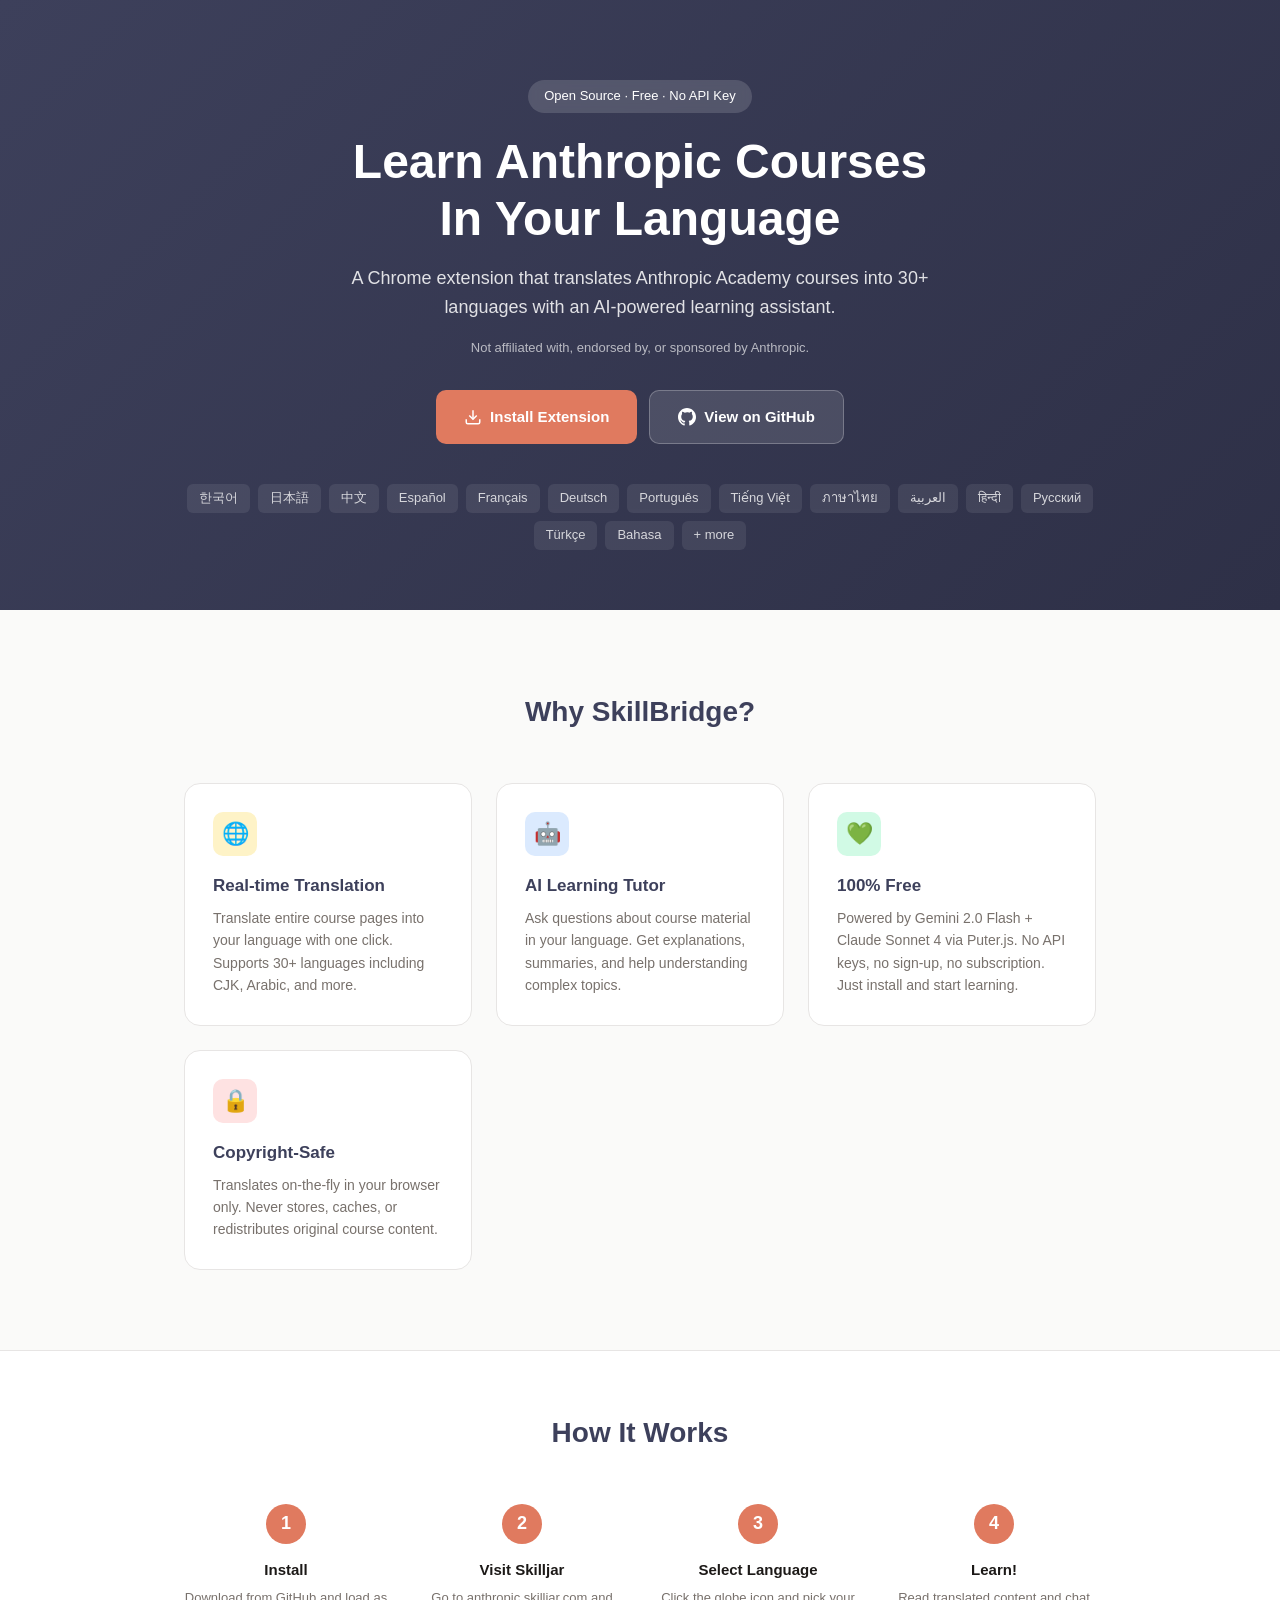
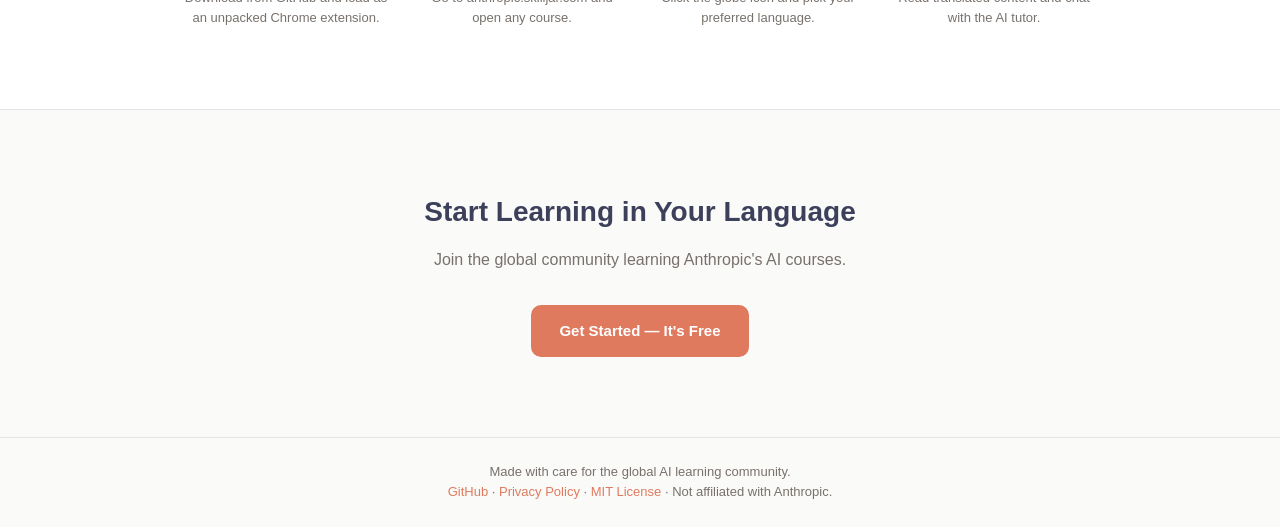
<file: docs/index.html>
<!DOCTYPE html>
<html lang="en">
<head>
  <meta charset="UTF-8">
  <meta name="viewport" content="width=device-width, initial-scale=1.0">
  <title>SkillBridge — Learn Anthropic Courses in Your Language</title>
  <meta name="description" content="Free Chrome extension to translate Anthropic Academy courses into 30+ languages with AI-powered tutoring. No API keys needed.">
  <meta property="og:title" content="SkillBridge for Anthropic Academy">
  <meta property="og:description" content="Learn Anthropic's free AI courses in your language. Powered by Gemini 2.0 Flash + Claude Sonnet 4.">
  <meta property="og:type" content="website">
  <style>
    * { margin: 0; padding: 0; box-sizing: border-box; }

    :root {
      --primary: #E07A5F;
      --accent: #3D405B;
      --success: #81B29A;
      --bg: #FAFAF9;
      --surface: #FFFFFF;
      --text: #1C1917;
      --text-sec: #78716C;
      --border: #E7E5E4;
    }

    body {
      font-family: -apple-system, BlinkMacSystemFont, 'Segoe UI', Roboto, 'Noto Sans KR', sans-serif;
      background: var(--bg);
      color: var(--text);
      line-height: 1.6;
    }

    .container { max-width: 960px; margin: 0 auto; padding: 0 24px; }

    /* Hero */
    .hero {
      text-align: center;
      padding: 80px 24px 60px;
      background: linear-gradient(135deg, var(--accent) 0%, #2E3047 100%);
      color: white;
    }

    .hero-badge {
      display: inline-block;
      background: rgba(255,255,255,0.15);
      padding: 6px 16px;
      border-radius: 20px;
      font-size: 13px;
      margin-bottom: 20px;
      backdrop-filter: blur(4px);
    }

    .hero h1 {
      font-size: clamp(32px, 5vw, 48px);
      font-weight: 700;
      margin-bottom: 16px;
      line-height: 1.2;
    }

    .hero p {
      font-size: 18px;
      opacity: 0.85;
      max-width: 600px;
      margin: 0 auto 32px;
    }

    .hero-actions { display: flex; gap: 12px; justify-content: center; flex-wrap: wrap; }

    .btn {
      display: inline-flex;
      align-items: center;
      gap: 8px;
      padding: 14px 28px;
      border-radius: 10px;
      font-size: 15px;
      font-weight: 600;
      text-decoration: none;
      transition: all 0.2s;
    }

    .btn-primary {
      background: var(--primary);
      color: white;
    }
    .btn-primary:hover { background: #C96A52; transform: translateY(-1px); }

    .btn-secondary {
      background: rgba(255,255,255,0.12);
      color: white;
      border: 1px solid rgba(255,255,255,0.25);
    }
    .btn-secondary:hover { background: rgba(255,255,255,0.2); }

    /* Languages */
    .languages {
      display: flex;
      flex-wrap: wrap;
      justify-content: center;
      gap: 8px;
      margin-top: 40px;
    }

    .lang-tag {
      padding: 4px 12px;
      background: rgba(255,255,255,0.1);
      border-radius: 6px;
      font-size: 13px;
      opacity: 0.8;
    }

    /* Features */
    .features {
      padding: 80px 0;
    }

    .features h2 {
      text-align: center;
      font-size: 28px;
      margin-bottom: 48px;
      color: var(--accent);
    }

    .feature-grid {
      display: grid;
      grid-template-columns: repeat(auto-fit, minmax(280px, 1fr));
      gap: 24px;
    }

    .feature-card {
      background: var(--surface);
      border: 1px solid var(--border);
      border-radius: 16px;
      padding: 28px;
      transition: transform 0.2s, box-shadow 0.2s;
    }

    .feature-card:hover {
      transform: translateY(-4px);
      box-shadow: 0 12px 32px rgba(0,0,0,0.08);
    }

    .feature-icon {
      width: 44px;
      height: 44px;
      border-radius: 10px;
      display: flex;
      align-items: center;
      justify-content: center;
      margin-bottom: 16px;
      font-size: 22px;
    }

    .feature-card h3 {
      font-size: 17px;
      margin-bottom: 8px;
      color: var(--accent);
    }

    .feature-card p {
      font-size: 14px;
      color: var(--text-sec);
      line-height: 1.6;
    }

    .icon-translate { background: #FEF3C7; }
    .icon-ai { background: #DBEAFE; }
    .icon-free { background: #D1FAE5; }
    .icon-privacy { background: #FEE2E2; }

    /* How it works */
    .how {
      padding: 60px 0 80px;
      background: var(--surface);
      border-top: 1px solid var(--border);
      border-bottom: 1px solid var(--border);
    }

    .how h2 {
      text-align: center;
      font-size: 28px;
      margin-bottom: 48px;
      color: var(--accent);
    }

    .steps {
      display: flex;
      gap: 32px;
      flex-wrap: wrap;
      justify-content: center;
    }

    .step {
      flex: 1;
      min-width: 200px;
      max-width: 260px;
      text-align: center;
    }

    .step-number {
      width: 40px;
      height: 40px;
      border-radius: 50%;
      background: var(--primary);
      color: white;
      font-weight: 700;
      font-size: 18px;
      display: flex;
      align-items: center;
      justify-content: center;
      margin: 0 auto 14px;
    }

    .step h3 { font-size: 15px; margin-bottom: 6px; }
    .step p { font-size: 13px; color: var(--text-sec); }

    /* CTA */
    .cta {
      text-align: center;
      padding: 80px 24px;
    }

    .cta h2 {
      font-size: 28px;
      margin-bottom: 12px;
      color: var(--accent);
    }

    .cta p {
      font-size: 16px;
      color: var(--text-sec);
      margin-bottom: 32px;
    }

    /* Footer */
    footer {
      text-align: center;
      padding: 24px;
      border-top: 1px solid var(--border);
      font-size: 13px;
      color: var(--text-sec);
    }

    footer a { color: var(--primary); text-decoration: none; }
    footer a:hover { text-decoration: underline; }

    @media (max-width: 640px) {
      .hero { padding: 48px 16px 40px; }
      .hero-actions { flex-direction: column; align-items: center; }
      .features, .cta { padding: 48px 0; }
    }
  </style>
</head>
<body>
  <section class="hero">
    <div class="container">
      <div class="hero-badge">Open Source &middot; Free &middot; No API Key</div>
      <h1>Learn Anthropic Courses<br>In Your Language</h1>
      <p>A Chrome extension that translates Anthropic Academy courses into 30+ languages with an AI-powered learning assistant.</p>
      <p style="font-size:13px;opacity:0.65;margin-top:-16px;">Not affiliated with, endorsed by, or sponsored by Anthropic.</p>
      <div class="hero-actions">
        <a href="https://github.com/heznpc/skillbridge" class="btn btn-primary">
          <svg width="18" height="18" viewBox="0 0 24 24" fill="none" stroke="currentColor" stroke-width="2"><path d="M21 15v4a2 2 0 0 1-2 2H5a2 2 0 0 1-2-2v-4"/><polyline points="7 10 12 15 17 10"/><line x1="12" y1="15" x2="12" y2="3"/></svg>
          Install Extension
        </a>
        <a href="https://github.com/heznpc/skillbridge" class="btn btn-secondary">
          <svg width="18" height="18" viewBox="0 0 24 24" fill="currentColor"><path d="M12 0C5.374 0 0 5.373 0 12c0 5.302 3.438 9.8 8.207 11.387.599.111.793-.261.793-.577v-2.234c-3.338.726-4.033-1.416-4.033-1.416-.546-1.387-1.333-1.756-1.333-1.756-1.089-.745.083-.729.083-.729 1.205.084 1.839 1.237 1.839 1.237 1.07 1.834 2.807 1.304 3.492.997.107-.775.418-1.305.762-1.604-2.665-.305-5.467-1.334-5.467-5.931 0-1.311.469-2.381 1.236-3.221-.124-.303-.535-1.524.117-3.176 0 0 1.008-.322 3.301 1.23A11.509 11.509 0 0 1 12 5.803c1.02.005 2.047.138 3.006.404 2.291-1.552 3.297-1.23 3.297-1.23.653 1.653.242 2.874.118 3.176.77.84 1.235 1.911 1.235 3.221 0 4.609-2.807 5.624-5.479 5.921.43.372.823 1.102.823 2.222v3.293c0 .319.192.694.801.576C20.566 21.797 24 17.3 24 12c0-6.627-5.373-12-12-12z"/></svg>
          View on GitHub
        </a>
      </div>
      <div class="languages">
        <span class="lang-tag">한국어</span>
        <span class="lang-tag">日本語</span>
        <span class="lang-tag">中文</span>
        <span class="lang-tag">Español</span>
        <span class="lang-tag">Français</span>
        <span class="lang-tag">Deutsch</span>
        <span class="lang-tag">Português</span>
        <span class="lang-tag">Tiếng Việt</span>
        <span class="lang-tag">ภาษาไทย</span>
        <span class="lang-tag">العربية</span>
        <span class="lang-tag">हिन्दी</span>
        <span class="lang-tag">Русский</span>
        <span class="lang-tag">Türkçe</span>
        <span class="lang-tag">Bahasa</span>
        <span class="lang-tag">+ more</span>
      </div>
    </div>
  </section>

  <section class="features">
    <div class="container">
      <h2>Why SkillBridge?</h2>
      <div class="feature-grid">
        <div class="feature-card">
          <div class="feature-icon icon-translate">🌐</div>
          <h3>Real-time Translation</h3>
          <p>Translate entire course pages into your language with one click. Supports 30+ languages including CJK, Arabic, and more.</p>
        </div>
        <div class="feature-card">
          <div class="feature-icon icon-ai">🤖</div>
          <h3>AI Learning Tutor</h3>
          <p>Ask questions about course material in your language. Get explanations, summaries, and help understanding complex topics.</p>
        </div>
        <div class="feature-card">
          <div class="feature-icon icon-free">💚</div>
          <h3>100% Free</h3>
          <p>Powered by Gemini 2.0 Flash + Claude Sonnet 4 via Puter.js. No API keys, no sign-up, no subscription. Just install and start learning.</p>
        </div>
        <div class="feature-card">
          <div class="feature-icon icon-privacy">🔒</div>
          <h3>Copyright-Safe</h3>
          <p>Translates on-the-fly in your browser only. Never stores, caches, or redistributes original course content.</p>
        </div>
      </div>
    </div>
  </section>

  <section class="how">
    <div class="container">
      <h2>How It Works</h2>
      <div class="steps">
        <div class="step">
          <div class="step-number">1</div>
          <h3>Install</h3>
          <p>Download from GitHub and load as an unpacked Chrome extension.</p>
        </div>
        <div class="step">
          <div class="step-number">2</div>
          <h3>Visit Skilljar</h3>
          <p>Go to anthropic.skilljar.com and open any course.</p>
        </div>
        <div class="step">
          <div class="step-number">3</div>
          <h3>Select Language</h3>
          <p>Click the globe icon and pick your preferred language.</p>
        </div>
        <div class="step">
          <div class="step-number">4</div>
          <h3>Learn!</h3>
          <p>Read translated content and chat with the AI tutor.</p>
        </div>
      </div>
    </div>
  </section>

  <section class="cta">
    <div class="container">
      <h2>Start Learning in Your Language</h2>
      <p>Join the global community learning Anthropic's AI courses.</p>
      <a href="https://github.com/heznpc/skillbridge" class="btn btn-primary">Get Started — It's Free</a>
    </div>
  </section>

  <footer>
    <p>
      Made with care for the global AI learning community.
      <br>
      <a href="https://github.com/heznpc/skillbridge">GitHub</a> &middot;
      <a href="privacy.html">Privacy Policy</a> &middot;
      <a href="LICENSE">MIT License</a> &middot;
      Not affiliated with Anthropic.
    </p>
  </footer>
</body>
</html>
</file>
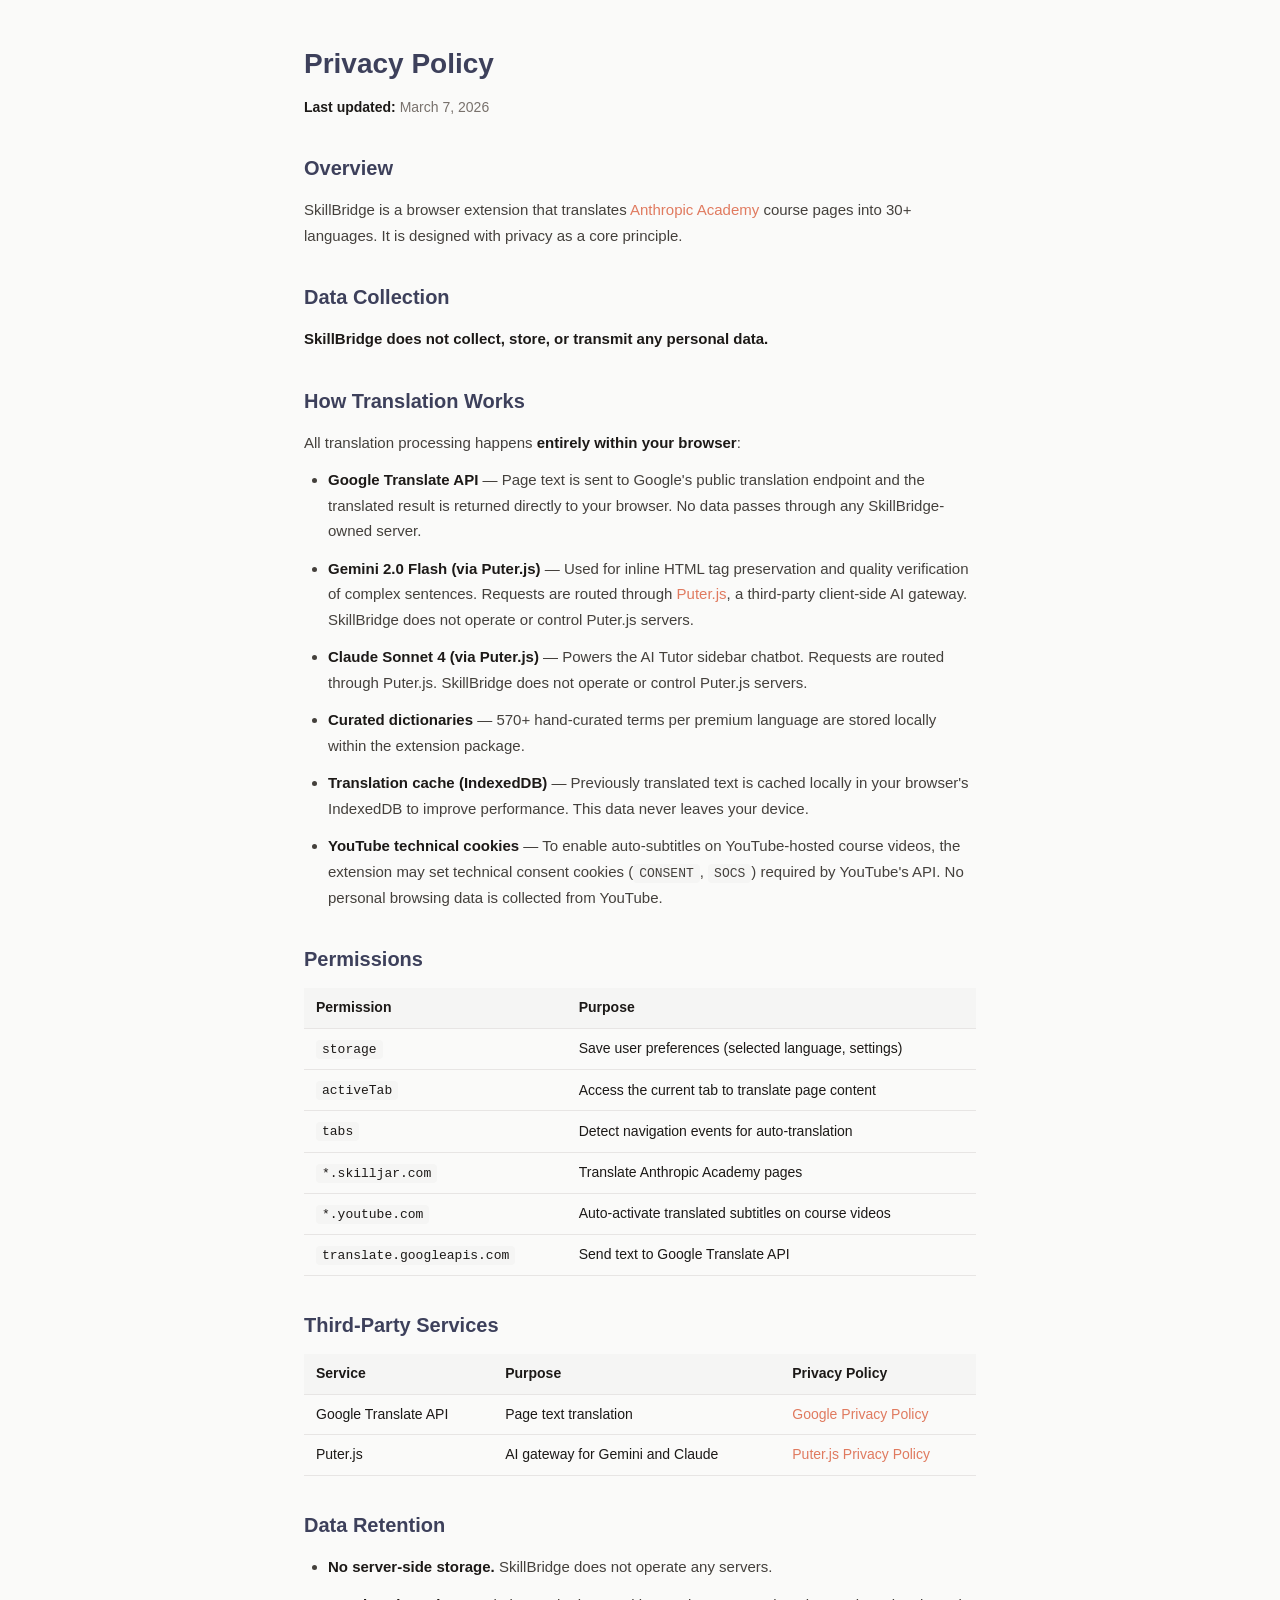
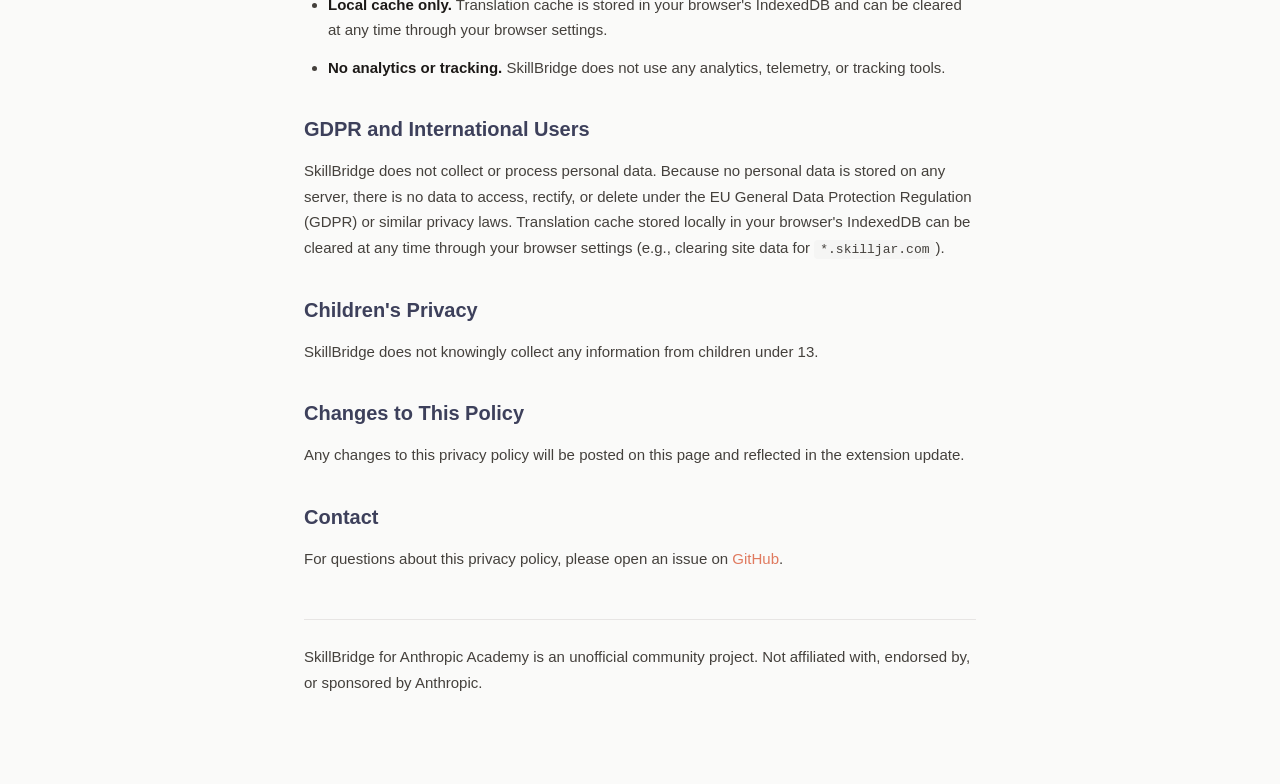
<file: docs/privacy.html>
<!DOCTYPE html>
<html lang="en">
<head>
  <meta charset="UTF-8">
  <meta name="viewport" content="width=device-width, initial-scale=1.0">
  <title>Privacy Policy — SkillBridge for Anthropic Academy</title>
  <meta name="description" content="Privacy Policy for the SkillBridge Chrome extension.">
  <style>
    * { margin: 0; padding: 0; box-sizing: border-box; }
    body {
      font-family: -apple-system, BlinkMacSystemFont, 'Segoe UI', Roboto, sans-serif;
      background: #FAFAF9; color: #1C1917; line-height: 1.7;
      max-width: 720px; margin: 0 auto; padding: 40px 24px 80px;
    }
    h1 { font-size: 28px; margin-bottom: 8px; color: #3D405B; }
    h2 { font-size: 20px; margin: 32px 0 12px; color: #3D405B; }
    p, li { font-size: 15px; margin-bottom: 12px; color: #44403C; }
    ul { padding-left: 24px; }
    strong { color: #1C1917; }
    a { color: #E07A5F; text-decoration: none; }
    a:hover { text-decoration: underline; }
    table { width: 100%; border-collapse: collapse; margin: 12px 0; }
    th, td { text-align: left; padding: 8px 12px; border-bottom: 1px solid #E7E5E4; font-size: 14px; }
    th { background: #F5F5F4; font-weight: 600; }
    code { background: #F5F5F4; padding: 2px 6px; border-radius: 4px; font-size: 13px; }
    .updated { font-size: 14px; color: #78716C; margin-bottom: 32px; }
    footer { margin-top: 48px; padding-top: 24px; border-top: 1px solid #E7E5E4; font-size: 13px; color: #78716C; }
  </style>
</head>
<body>
  <h1>Privacy Policy</h1>
  <p class="updated"><strong>Last updated:</strong> March 7, 2026</p>

  <h2>Overview</h2>
  <p>SkillBridge is a browser extension that translates <a href="https://anthropic.skilljar.com/">Anthropic Academy</a> course pages into 30+ languages. It is designed with privacy as a core principle.</p>

  <h2>Data Collection</h2>
  <p><strong>SkillBridge does not collect, store, or transmit any personal data.</strong></p>

  <h2>How Translation Works</h2>
  <p>All translation processing happens <strong>entirely within your browser</strong>:</p>
  <ul>
    <li><strong>Google Translate API</strong> — Page text is sent to Google's public translation endpoint and the translated result is returned directly to your browser. No data passes through any SkillBridge-owned server.</li>
    <li><strong>Gemini 2.0 Flash (via Puter.js)</strong> — Used for inline HTML tag preservation and quality verification of complex sentences. Requests are routed through <a href="https://docs.puter.com/">Puter.js</a>, a third-party client-side AI gateway. SkillBridge does not operate or control Puter.js servers.</li>
    <li><strong>Claude Sonnet 4 (via Puter.js)</strong> — Powers the AI Tutor sidebar chatbot. Requests are routed through Puter.js. SkillBridge does not operate or control Puter.js servers.</li>
    <li><strong>Curated dictionaries</strong> — 570+ hand-curated terms per premium language are stored locally within the extension package.</li>
    <li><strong>Translation cache (IndexedDB)</strong> — Previously translated text is cached locally in your browser's IndexedDB to improve performance. This data never leaves your device.</li>
    <li><strong>YouTube technical cookies</strong> — To enable auto-subtitles on YouTube-hosted course videos, the extension may set technical consent cookies (<code>CONSENT</code>, <code>SOCS</code>) required by YouTube's API. No personal browsing data is collected from YouTube.</li>
  </ul>

  <h2>Permissions</h2>
  <table>
    <tr><th>Permission</th><th>Purpose</th></tr>
    <tr><td><code>storage</code></td><td>Save user preferences (selected language, settings)</td></tr>
    <tr><td><code>activeTab</code></td><td>Access the current tab to translate page content</td></tr>
    <tr><td><code>tabs</code></td><td>Detect navigation events for auto-translation</td></tr>
    <tr><td><code>*.skilljar.com</code></td><td>Translate Anthropic Academy pages</td></tr>
    <tr><td><code>*.youtube.com</code></td><td>Auto-activate translated subtitles on course videos</td></tr>
    <tr><td><code>translate.googleapis.com</code></td><td>Send text to Google Translate API</td></tr>
  </table>

  <h2>Third-Party Services</h2>
  <table>
    <tr><th>Service</th><th>Purpose</th><th>Privacy Policy</th></tr>
    <tr><td>Google Translate API</td><td>Page text translation</td><td><a href="https://policies.google.com/privacy">Google Privacy Policy</a></td></tr>
    <tr><td>Puter.js</td><td>AI gateway for Gemini and Claude</td><td><a href="https://puter.com/privacy">Puter.js Privacy Policy</a></td></tr>
  </table>

  <h2>Data Retention</h2>
  <ul>
    <li><strong>No server-side storage.</strong> SkillBridge does not operate any servers.</li>
    <li><strong>Local cache only.</strong> Translation cache is stored in your browser's IndexedDB and can be cleared at any time through your browser settings.</li>
    <li><strong>No analytics or tracking.</strong> SkillBridge does not use any analytics, telemetry, or tracking tools.</li>
  </ul>

  <h2>GDPR and International Users</h2>
  <p>SkillBridge does not collect or process personal data. Because no personal data is stored on any server, there is no data to access, rectify, or delete under the EU General Data Protection Regulation (GDPR) or similar privacy laws. Translation cache stored locally in your browser's IndexedDB can be cleared at any time through your browser settings (e.g., clearing site data for <code>*.skilljar.com</code>).</p>

  <h2>Children's Privacy</h2>
  <p>SkillBridge does not knowingly collect any information from children under 13.</p>

  <h2>Changes to This Policy</h2>
  <p>Any changes to this privacy policy will be posted on this page and reflected in the extension update.</p>

  <h2>Contact</h2>
  <p>For questions about this privacy policy, please open an issue on <a href="https://github.com/heznpc/skillbridge/issues">GitHub</a>.</p>

  <footer>
    <p>SkillBridge for Anthropic Academy is an unofficial community project. Not affiliated with, endorsed by, or sponsored by Anthropic.</p>
  </footer>
</body>
</html>
</file>
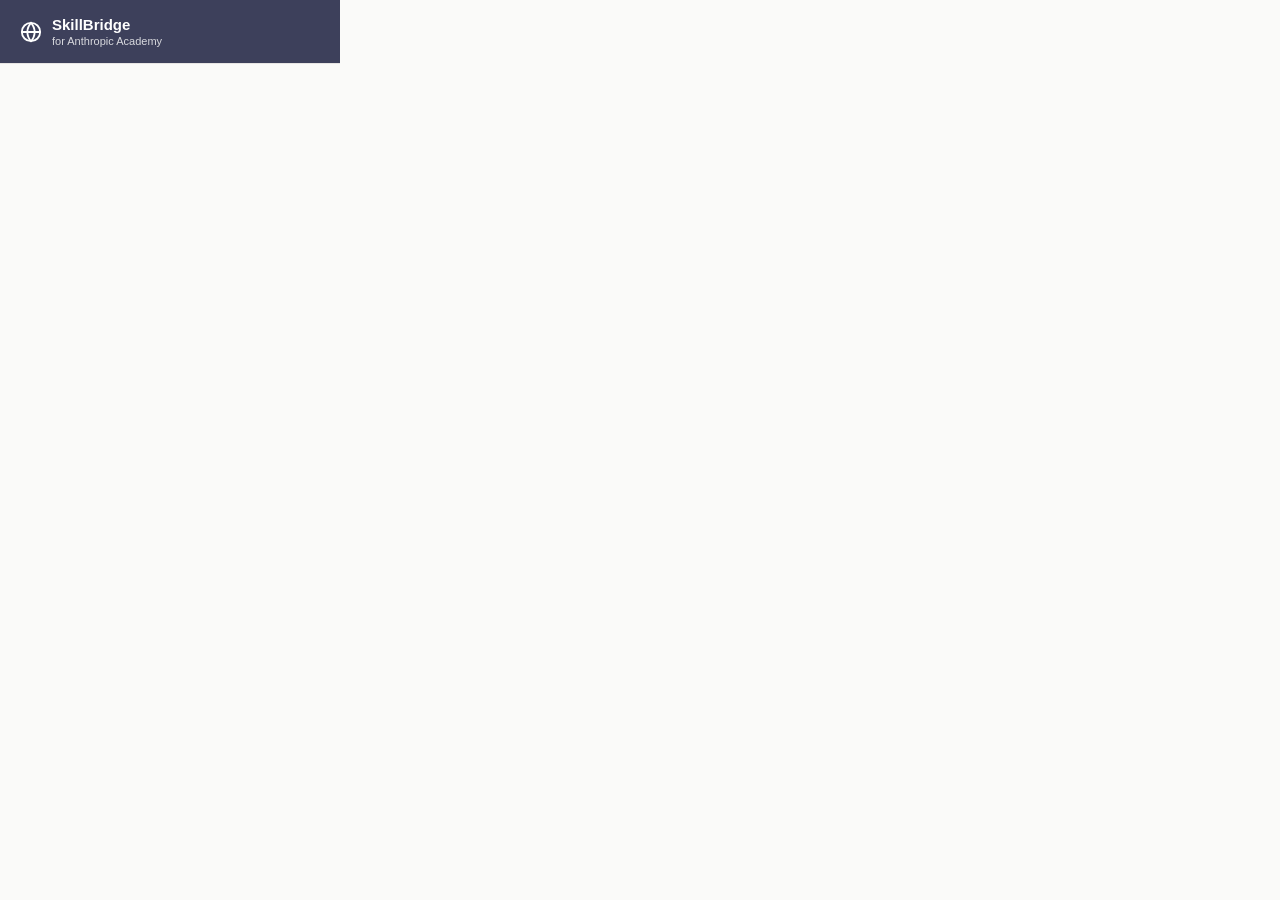
<file: src/popup/popup.html>
<!DOCTYPE html>
<html lang="en">
<head>
  <meta charset="UTF-8">
  <meta name="viewport" content="width=device-width, initial-scale=1.0">
  <title>SkillBridge for Anthropic Academy</title>
  <style>
    * { margin: 0; padding: 0; box-sizing: border-box; }

    body {
      width: 340px;
      font-family: -apple-system, BlinkMacSystemFont, 'Segoe UI', Roboto, sans-serif;
      background: #FAFAF9;
      color: #1C1917;
    }

    .popup-header {
      background: #3D405B;
      color: white;
      padding: 16px 20px;
      display: flex;
      align-items: center;
      gap: 10px;
    }

    .popup-header svg { flex-shrink: 0; }

    .popup-header h1 {
      font-size: 15px;
      font-weight: 600;
    }

    .popup-header p {
      font-size: 11px;
      opacity: 0.8;
      margin-top: 2px;
    }

    .popup-body { padding: 16px 20px; }

    .field { margin-bottom: 14px; }

    .field label {
      display: block;
      font-size: 11px;
      font-weight: 600;
      text-transform: uppercase;
      letter-spacing: 0.05em;
      color: #78716C;
      margin-bottom: 6px;
    }

    .field select {
      width: 100%;
      padding: 9px 12px;
      border: 1px solid #E7E5E4;
      border-radius: 8px;
      font-size: 13px;
      background: white;
      color: #1C1917;
    }

    .field select:focus {
      outline: none;
      border-color: #E07A5F;
    }

    .btn-sidebar {
      width: 100%;
      padding: 10px;
      background: #3D405B;
      color: white;
      border: none;
      border-radius: 8px;
      font-size: 13px;
      font-weight: 600;
      cursor: pointer;
      margin-bottom: 14px;
    }
    .btn-sidebar:hover { background: #2E3047; }

    .toggle-row {
      display: flex;
      align-items: center;
      gap: 8px;
      font-size: 12px;
      color: #78716C;
      margin-bottom: 12px;
    }

    .toggle-row input { accent-color: #E07A5F; }

    .status {
      font-size: 12px;
      color: #78716C;
      text-align: center;
      padding: 8px;
      min-height: 20px;
    }

    .status.success { color: #81B29A; }
    .status.error { color: #E07A5F; }

    .footer {
      text-align: center;
      padding: 10px 20px 14px;
      font-size: 10px;
      color: #A8A29E;
      border-top: 1px solid #E7E5E4;
    }

    .footer a {
      color: #E07A5F;
      text-decoration: none;
    }

    .not-skilljar {
      padding: 30px 20px;
      text-align: center;
      color: #78716C;
    }

    .not-skilljar svg {
      margin-bottom: 12px;
      opacity: 0.4;
    }

    .not-skilljar p { font-size: 13px; line-height: 1.5; }
    .not-skilljar a { color: #E07A5F; }
  </style>
</head>
<body>
  <div class="popup-header">
    <svg width="22" height="22" viewBox="0 0 24 24" fill="none" stroke="currentColor" stroke-width="2">
      <circle cx="12" cy="12" r="10"/>
      <path d="M2 12h20M12 2a15.3 15.3 0 0 1 4 10 15.3 15.3 0 0 1-4 10 15.3 15.3 0 0 1-4-10 15.3 15.3 0 0 1 4-10z"/>
    </svg>
    <div>
      <h1>SkillBridge</h1>
      <p>for Anthropic Academy</p>
    </div>
  </div>

  <div id="main-content" class="popup-body" style="display:none">
    <div class="field">
      <label id="lang-label"></label>
      <select id="lang-select"></select>
    </div>

    <button class="btn-sidebar" id="sidebar-btn"></button>

    <label class="toggle-row">
      <input type="checkbox" id="auto-translate" />
      <span id="auto-translate-label"></span>
    </label>

    <div id="status" class="status"></div>
  </div>

  <div id="not-skilljar" class="not-skilljar" style="display:none">
    <svg width="40" height="40" viewBox="0 0 24 24" fill="none" stroke="currentColor" stroke-width="1.5">
      <circle cx="12" cy="12" r="10"/>
      <path d="M2 12h20M12 2a15.3 15.3 0 0 1 4 10 15.3 15.3 0 0 1-4 10 15.3 15.3 0 0 1-4-10 15.3 15.3 0 0 1 4-10z"/>
    </svg>
    <p>Navigate to <a href="https://anthropic.skilljar.com" target="_blank">anthropic.skilljar.com</a> to start learning.</p>
  </div>

  <div class="footer" id="footer"></div>

  <script src="../lib/constants.js"></script>
  <script src="popup.js"></script>
</body>
</html>
</file>
